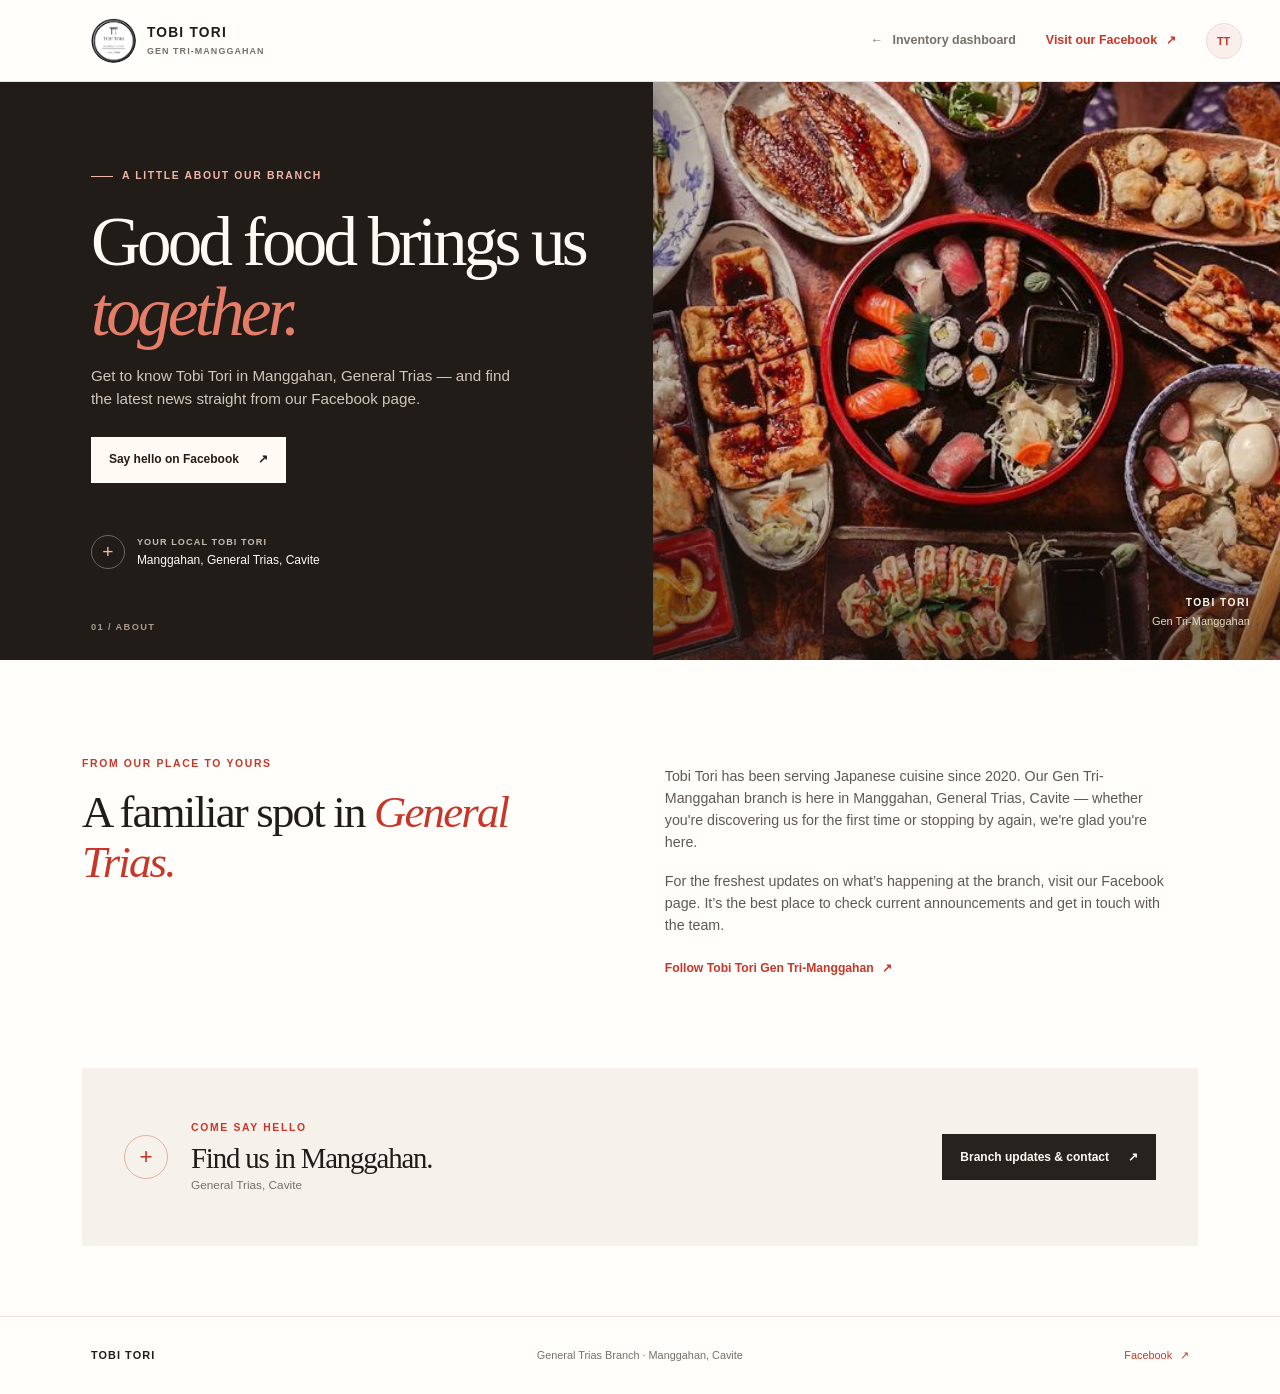
<file: index.html>
<!DOCTYPE html>
<html lang="en">
<head>
    <meta charset="UTF-8">
    <meta name="viewport" content="width=device-width, initial-scale=1.0">
    <meta name="description" content="Meet Tobi Tori General Trias Branch, located in Manggahan, Cavite. Find the latest updates on Facebook.">
    <title>About Us | Tobi Tori Gen Tri-Manggahan</title>
    <link rel="icon" type="image/jpeg" href="/assets/tobi_tori_icon.jpg">
    <link rel="stylesheet" href="index.css">
    <script src="/js/about.js" defer></script>
</head>
<body>
    <header class="site-header">
        <a class="brand" href="/index.html" aria-label="Tobi Tori dashboard">
            <img src="/assets/tobi_tori_logo.jpg" alt="">
            <span>TOBI TORI<small>GEN TRI-MANGGAHAN</small></span>
        </a>
        <nav class="header-nav" aria-label="Main navigation">
            <a class="back-link" href="/html/dashboard.html"><span aria-hidden="true">&larr;</span> Inventory dashboard</a>
            <a class="header-social" href="https://www.facebook.com/tobitorimanggahan/" target="_blank" rel="noopener noreferrer">Visit our Facebook <span aria-hidden="true">&nearr;</span></a>
            <div class="account-menu">
                <button class="profile-button" type="button" aria-label="Account" aria-expanded="false" aria-controls="account-menu-panel">TT</button>
                <div class="account-menu-panel" id="account-menu-panel" hidden>
                    <button class="theme-toggle" id="theme-toggle" type="button" role="switch" aria-checked="false" aria-label="Dark mode">
                        <span>Dark mode</span>
                        <span class="theme-toggle-track" aria-hidden="true"><span class="theme-toggle-thumb"></span></span>
                    </button>
                    <a href="/php/logout.php">Log out</a>
                </div>
            </div>
        </nav>
    </header>

    <main>
        <section class="hero" aria-labelledby="hero-title">
            <div class="hero-copy">
                <p class="eyebrow"><span></span> A LITTLE ABOUT OUR BRANCH</p>
                <h1 id="hero-title">Good food brings us <em>together.</em></h1>
                <p class="hero-intro">Get to know Tobi Tori in Manggahan, General Trias — and find the latest news straight from our Facebook page.</p>
                <a class="button button-light" href="https://www.facebook.com/tobitorimanggahan/" target="_blank" rel="noopener noreferrer">Say hello on Facebook <span aria-hidden="true">&nearr;</span></a>
                <div class="hero-address"><span class="pin" aria-hidden="true">+</span><span><strong>YOUR LOCAL TOBI TORI</strong><small>Manggahan, General Trias, Cavite</small></span></div>
            </div>
            <div class="hero-photo">
                <img src="assets/Background_JPFood.jpg" alt="A spread of Japanese-inspired dishes on a table">
                <span class="photo-note"><span>TOBI TORI</span><small>Gen Tri-Manggahan</small></span>
            </div>
            <span class="hero-index" aria-hidden="true">01 / ABOUT</span>
        </section>

        <section class="story" aria-labelledby="story-title">
            <div class="story-heading">
                <p class="eyebrow">FROM OUR PLACE TO YOURS</p>
                <h2 id="story-title">A familiar spot in <em>General Trias.</em></h2>
            </div>
            <div class="story-copy">
                <p>Tobi Tori has been serving Japanese cuisine since 2020. Our Gen Tri-Manggahan branch is here in Manggahan, General Trias, Cavite — whether you're discovering us for the first time or stopping by again, we're glad you're here.</p>
                <p>For the freshest updates on what’s happening at the branch, visit our Facebook page. It’s the best place to check current announcements and get in touch with the team.</p>
                <a class="text-link" href="https://www.facebook.com/tobitorimanggahan/" target="_blank" rel="noopener noreferrer">Follow Tobi Tori Gen Tri-Manggahan <span aria-hidden="true">&nearr;</span></a>
            </div>
        </section>

        <section class="visit-card" aria-labelledby="visit-title">
            <div class="visit-mark" aria-hidden="true">+</div>
            <div>
                <p class="eyebrow">COME SAY HELLO</p>
                <h2 id="visit-title">Find us in Manggahan.</h2>
                <p>General Trias, Cavite</p>
            </div>
            <a class="button button-dark" href="https://www.facebook.com/tobitorimanggahan/" target="_blank" rel="noopener noreferrer">Branch updates &amp; contact <span aria-hidden="true">&nearr;</span></a>
        </section>
    </main>

    <footer class="site-footer">
        <a class="footer-brand" href="index.html">TOBI TORI</a>
        <span>General Trias Branch · Manggahan, Cavite</span>
        <a href="https://www.facebook.com/tobitorimanggahan/" target="_blank" rel="noopener noreferrer">Facebook <span aria-hidden="true">&nearr;</span></a>
    </footer>
</body>
</html>
</file>
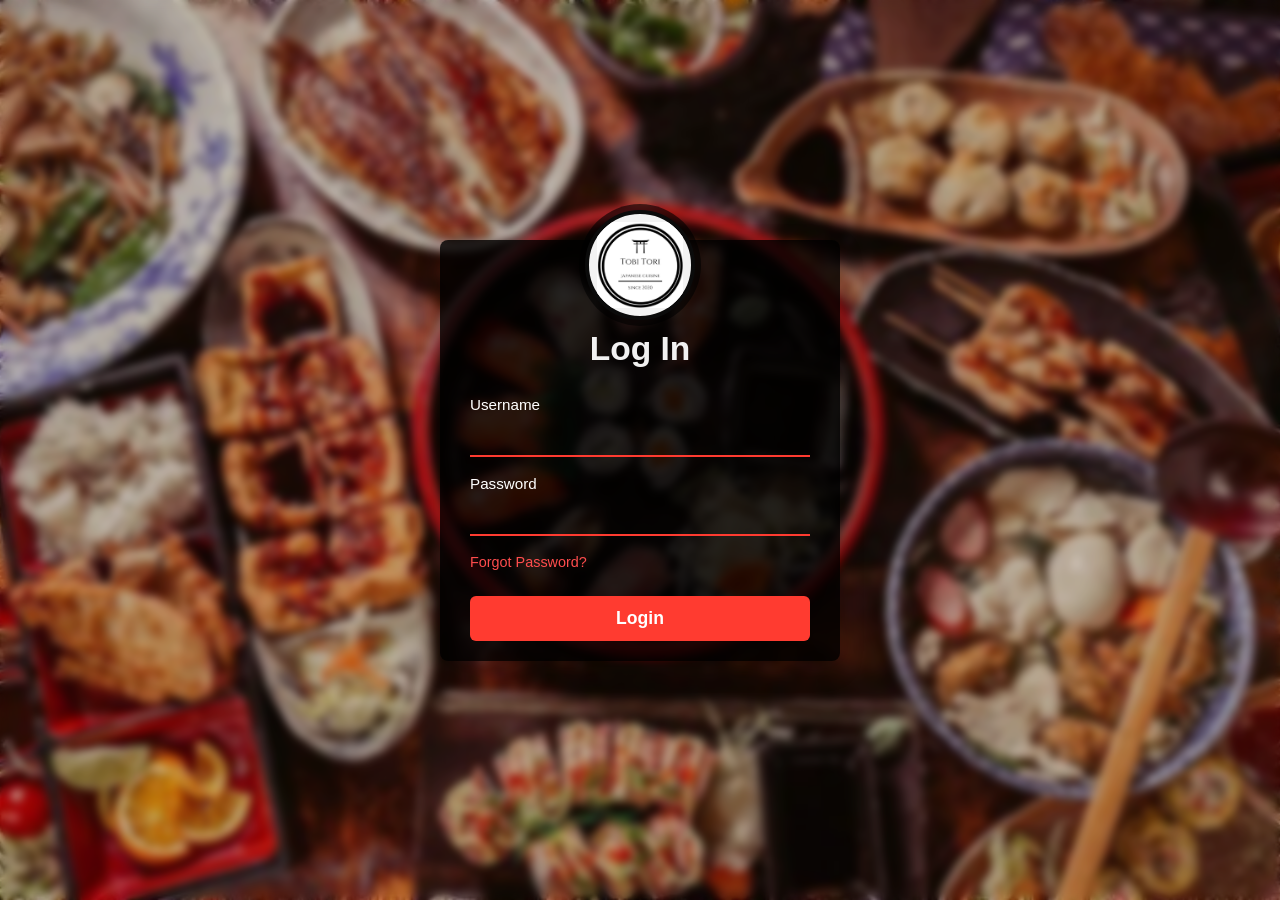
<file: login.html>
<!DOCTYPE html>
<html lang="en">
<head>
    <meta charset="UTF-8">
    <meta name="viewport" content="width=device-width, initial-scale=1.0">
    <link rel="stylesheet" href="login.css">
    <title>Login</title>
</head>
<body>
    <div class="login-container">
        <div class="avatar">
            <img src="assets/tobi_tori_logo.jpg" alt="Tobi Tori Logo">
        </div>
        <h1>Log In</h1>

        <form action="login.php" method="POST">
            <label for="username">Username</label>
            <input type="text" id="username" name="username" required>

            <label for="password">Password</label>
            <input type="password" id="password" name="password" required>

            <a href="password_reset.html" class="forgot-password">Forgot Password?</a>

            <button type="submit">Login</button>
        </form>
    </div>
</body>
</html>
</file>
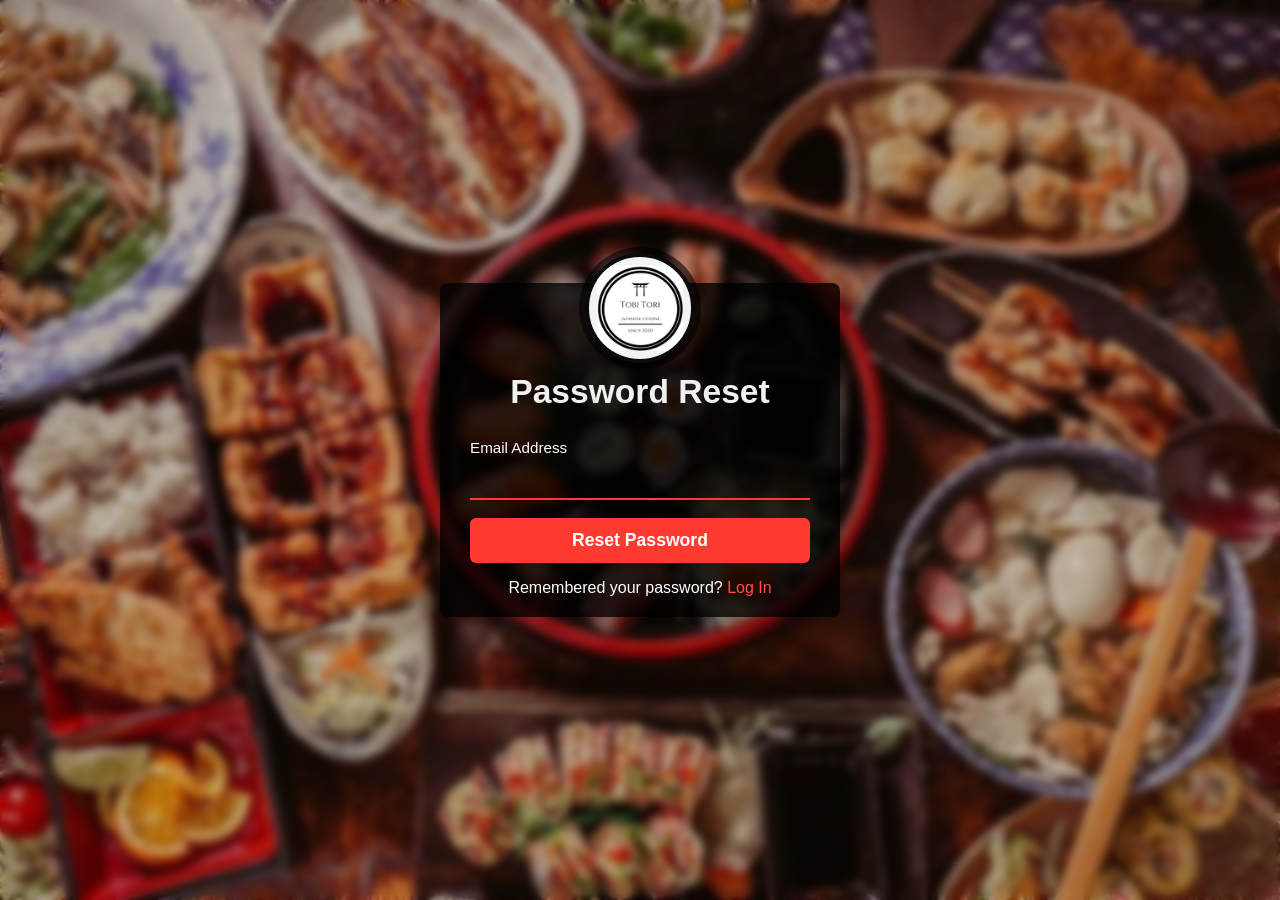
<file: password_reset.html>
<!DOCTYPE html>
<html lang="en">
<head>
    <meta charset="UTF-8">
    <meta name="viewport" content="width=device-width, initial-scale=1.0">
    <link rel="stylesheet" href="password_reset.css">
    <title>Password Reset</title>
</head>
<body>
    <div class="password-reset-container">
        <div class="avatar">
            <img src="assets/tobi_tori_logo.jpg" alt="Tobi Tori Logo">
        </div>
        <h1>Password Reset</h1>

        <form action="password_reset.php" method="POST">
            <label for="email">Email Address</label>
            <input type="email" id="email" name="email" required>

            <button type="submit">Reset Password</button>
        </form>
        <p id="login">Remembered your password? <a href="login.html">Log In</a></p>
    </div>
</html>
</file>
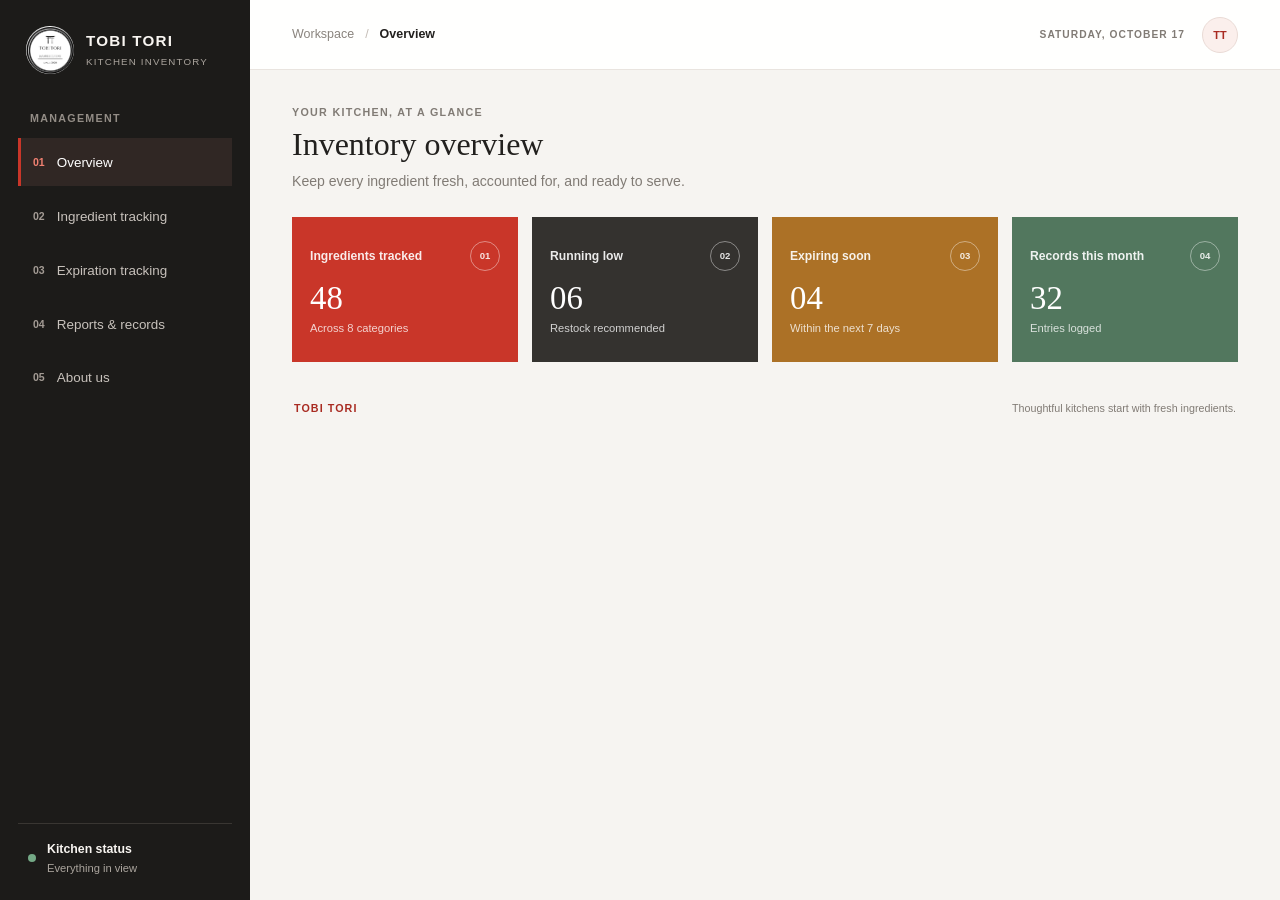
<file: html/dashboard.html>
<!DOCTYPE html>
<html lang="en">
<head>
    <meta charset="UTF-8">
    <meta name="viewport" content="width=device-width, initial-scale=1.0">
    <link rel="stylesheet" href="/css/dashboard.css">
    <script src="/js/dashboard.js" defer></script>
    <title>Tobi Tori | Kitchen Inventory</title>
    <link rel="icon" type="image/png" href="/assets/tobi_tori_icon.jpg">
</head>
<body>
    <div class="app-shell">
        <!-- Persistent navigation for the three inventory management areas. -->
        <aside class="sidebar" aria-label="Inventory navigation">
            <a class="brand" id="brand-home" href="#panel-overview" aria-label="Tobi Tori home">
                <img src="/assets/tobi_tori_logo.jpg" alt="Tobi Tori">
                <span class="brand-copy"><strong>TOBI TORI</strong><small>KITCHEN INVENTORY</small></span>
            </a>
            <p class="nav-caption">MANAGEMENT</p>
            <!-- Tab controls switch the main workspace between inventory views. -->
            <nav aria-label="Inventory sections">
                <ul class="nav-links">
                    <li><button class="active" id="tab-overview" data-label="Overview" type="button" role="tab" aria-selected="true" aria-controls="panel-overview" tabindex="0"><span class="nav-mark">01</span>Overview</button></li>
                    <li><button id="tab-ingredients" data-label="Ingredient tracking" type="button" role="tab" aria-selected="false" aria-controls="panel-ingredients" tabindex="-1"><span class="nav-mark">02</span>Ingredient tracking</button></li>
                    <li><button id="tab-expiration" data-label="Expiration tracking" type="button" role="tab" aria-selected="false" aria-controls="panel-expiration" tabindex="-1"><span class="nav-mark">03</span>Expiration tracking</button></li>
                    <li><button id="tab-records" data-label="Reports &amp; records" type="button" role="tab" aria-selected="false" aria-controls="panel-records" tabindex="-1"><span class="nav-mark">04</span>Reports &amp; records</button></li>
                    <li><a class="nav-page-link" href="/index.html"><span class="nav-mark">05</span>About us</a></li>
                </ul>
            </nav>
            <div class="sidebar-note">
                <span class="status-dot"></span>
                <span><strong>Kitchen status</strong><small>Everything in view</small></span>
            </div>
        </aside>

        <!-- Main workspace holds the utility bar and all dashboard content. -->
        <div class="workspace" id="top">
            <!-- Workspace context and account shortcut. -->
            <header class="topbar">
                <div class="breadcrumb"><span>Workspace</span><span class="crumb-divider">/</span><strong id="current-view-label">Overview</strong></div>
                <div class="topbar-right">
                    <span class="today-label">SATURDAY, OCTOBER 17</span>
                    <div class="account-menu">
                        <button class="profile-button" type="button" aria-label="Account" aria-expanded="false" aria-controls="account-menu-panel">TT</button>
                        <div class="account-menu-panel" id="account-menu-panel" hidden>
                            <button class="theme-toggle" id="theme-toggle" type="button" role="switch" aria-checked="false" aria-label="Dark mode">
                                <span class="theme-toggle-label">Dark mode</span>
                                <span class="theme-toggle-track" aria-hidden="true"><span class="theme-toggle-thumb"></span></span>
                            </button>
                            <a href="/php/logout.php">Log out</a>
                        </div>
                    </div>
                </div>
            </header>

            <main class="main-content">
                <!-- Each tab panel is shown independently by the tab controls. -->
                <section class="tab-panel overview-panel" id="panel-overview" role="tabpanel" aria-labelledby="tab-overview" tabindex="0">
                    <!-- Page title and high-level counts summarize kitchen activity. -->
                    <div class="page-heading">
                        <div>
                            <p class="eyebrow">YOUR KITCHEN, AT A GLANCE</p>
                            <h1>Inventory overview</h1>
                            <p class="intro">Keep every ingredient fresh, accounted for, and ready to serve.</p>
                        </div>
                    </div>
                    <section class="metric-grid" aria-label="Inventory summary">
                        <button class="metric-card metric-red" type="button" data-tab-target="tab-ingredients">
                            <div class="metric-top"><span>Ingredients tracked</span><span class="metric-icon">01</span></div>
                            <strong>48</strong>
                            <small>Across 8 categories</small>
                        </button>
                        <button class="metric-card metric-dark" type="button" data-tab-target="tab-ingredients">
                            <div class="metric-top"><span>Running low</span><span class="metric-icon">02</span></div>
                            <strong>06</strong>
                            <small>Restock recommended</small>
                        </button>
                        <button class="metric-card metric-amber" type="button" data-tab-target="tab-expiration">
                            <div class="metric-top"><span>Expiring soon</span><span class="metric-icon">03</span></div>
                            <strong>04</strong>
                            <small>Within the next 7 days</small>
                        </button>
                        <button class="metric-card metric-green" type="button" data-tab-target="tab-records">
                            <div class="metric-top"><span>Records this month</span><span class="metric-icon">04</span></div>
                            <strong>32</strong>
                            <small>Entries logged</small>
                        </button>
                    </section>
                </section>

                <!-- Stock availability, reorder points, and overstock thresholds. -->
                <section class="tab-panel" id="panel-ingredients" role="tabpanel" aria-labelledby="tab-ingredients" tabindex="0" hidden>
                    <article class="panel ingredient-panel">
                        <div class="panel-heading">
                            <div><p class="eyebrow">STOCK CONTROL</p><h1>Ingredient tracking</h1></div>
                            <span class="count-pill">48 ingredients tracked</span>
                        </div>
                        <div class="stock-alert" role="status">
                            <span class="stock-alert-mark" aria-hidden="true">!</span>
                            <p><strong>Stock attention needed</strong><span>6 ingredients are below their reorder point and 3 are above their target stock.</span></p>
                        </div>
                        <div class="table-caption"><h2>Stock availability</h2><p>Compare on-hand quantities with each ingredient's reorder point and target stock.</p></div>
                        <div class="table-wrap">
                            <table>
                                <thead><tr><th>Ingredient</th><th>Category</th><th>On hand</th><th>Reorder point</th><th>Target stock</th><th>Availability</th></tr></thead>
                                <tbody>
                                    <tr><td><span class="ingredient-name">Chicken thighs</span></td><td>Protein</td><td>8.2 kg</td><td>4 kg</td><td>12 kg</td><td><span class="badge badge-good">Available</span></td></tr>
                                    <tr><td><span class="ingredient-name">Jasmine rice</span></td><td>Pantry</td><td>2.4 kg</td><td>3 kg</td><td>12 kg</td><td><span class="badge badge-low">Low stock</span></td></tr>
                                    <tr><td><span class="ingredient-name">Soy sauce</span></td><td>Condiments</td><td>5 bottles</td><td>2 bottles</td><td>8 bottles</td><td><span class="badge badge-good">Available</span></td></tr>
                                    <tr><td><span class="ingredient-name">Spring onions</span></td><td>Produce</td><td>0.6 kg</td><td>1.5 kg</td><td>4 kg</td><td><span class="badge badge-low">Low stock</span></td></tr>
                                    <tr><td><span class="ingredient-name">Sesame oil</span></td><td>Condiments</td><td>14 bottles</td><td>2 bottles</td><td>10 bottles</td><td><span class="badge badge-overstock">Overstock</span></td></tr>
                                    <tr><td><span class="ingredient-name">Garlic</span></td><td>Produce</td><td>9 kg</td><td>2 kg</td><td>6 kg</td><td><span class="badge badge-overstock">Overstock</span></td></tr>
                                </tbody>
                            </table>
                        </div>
                    </article>
                </section>

                <!-- Near-expiry alerts and the upcoming expiration schedule. -->
                <section class="tab-panel" id="panel-expiration" role="tabpanel" aria-labelledby="tab-expiration" tabindex="0" hidden>
                    <article class="panel expiration-panel">
                        <div class="panel-heading">
                            <div><p class="eyebrow">FRESHNESS CHECK</p><h1>Expiration tracking</h1></div>
                            <span class="count-pill">4 items expiring in 7 days</span>
                        </div>
                        <div class="expiry-alert" role="status">
                            <span class="expiry-alert-mark" aria-hidden="true">!</span>
                            <p><strong>2 items need attention within 48 hours</strong><span>Check freshness and prioritize these ingredients during prep.</span></p>
                        </div>
                        <div class="table-caption"><h2>Upcoming expirations</h2><p>Items are ordered by expiry date so the most urgent stock is easy to spot.</p></div>
                        <ul class="expiration-list">
                            <li><span class="expiry-date urgent">Today · Oct 17</span><span class="expiry-item"><strong>Fresh tofu</strong><small>Refrigerated · 1.2 kg · Check before use</small></span><span class="expiry-dot urgent-dot" aria-label="Urgent"></span></li>
                            <li><span class="expiry-date urgent">Tomorrow · Oct 18</span><span class="expiry-item"><strong>Bean sprouts</strong><small>Produce · 0.8 kg · Check before use</small></span><span class="expiry-dot urgent-dot" aria-label="Urgent"></span></li>
                            <li><span class="expiry-date">Oct 20 · 3 days</span><span class="expiry-item"><strong>Chicken stock</strong><small>Refrigerated · 2 cartons</small></span><span class="expiry-dot" aria-label="Expiring soon"></span></li>
                            <li><span class="expiry-date">Oct 23 · 6 days</span><span class="expiry-item"><strong>Kimchi</strong><small>Refrigerated · 1 jar</small></span><span class="expiry-dot" aria-label="Expiring soon"></span></li>
                        </ul>
                    </article>
                </section>

                <!-- Inventory summary and dated stock movements for reporting. -->
                <section class="tab-panel" id="panel-records" role="tabpanel" aria-labelledby="tab-records" tabindex="0" hidden>
                    <article class="panel inventory-report-panel">
                        <div class="panel-heading">
                            <div><p class="eyebrow">INVENTORY SNAPSHOT</p><h1>Reports &amp; records</h1></div>
                            <span class="count-pill">Updated today</span>
                        </div>
                        <div class="report-metrics" aria-label="Inventory report summary">
                            <div class="report-metric"><span>Ingredients tracked</span><strong>48</strong><small>Across 8 categories</small></div>
                            <div class="report-metric report-metric-low"><span>Below reorder point</span><strong>06</strong><small>Restock recommended</small></div>
                            <div class="report-metric report-metric-over"><span>Above target stock</span><strong>03</strong><small>Review purchasing levels</small></div>
                            <div class="report-metric"><span>Available in range</span><strong>39</strong><small>Within stock targets</small></div>
                        </div>
                        <div class="table-caption"><h2>Inventory report by category</h2><p>Stock distribution against reorder points and target levels.</p></div>
                        <div class="table-wrap">
                            <table>
                                <thead><tr><th>Category</th><th>Tracked</th><th>Available</th><th>Low stock</th><th>Overstock</th></tr></thead>
                                <tbody>
                                    <tr><td><span class="ingredient-name">Protein</span></td><td>12</td><td>9</td><td>2</td><td>1</td></tr>
                                    <tr><td><span class="ingredient-name">Produce</span></td><td>10</td><td>7</td><td>2</td><td>1</td></tr>
                                    <tr><td><span class="ingredient-name">Pantry</span></td><td>18</td><td>16</td><td>1</td><td>1</td></tr>
                                    <tr><td><span class="ingredient-name">Condiments</span></td><td>8</td><td>7</td><td>1</td><td>0</td></tr>
                                    <tr class="report-total"><td>Total</td><td>48</td><td>39</td><td>6</td><td>3</td></tr>
                                </tbody>
                            </table>
                        </div>
                    </article>
                    <article class="panel usage-history-panel">
                        <div class="panel-heading">
                            <div><p class="eyebrow">LATEST ACTIVITY</p><h2>Usage history</h2></div>
                            <span class="count-pill">32 records this month</span>
                        </div>
                        <div class="table-wrap">
                            <table>
                                <thead><tr><th>Activity</th><th>Ingredient</th><th>Quantity change</th><th>Recorded by</th><th>Date &amp; time</th></tr></thead>
                                <tbody>
                                    <tr><td><span class="record-type record-in">Stock received</span></td><td>Chicken thighs</td><td>+ 4.0 kg</td><td>Kitchen team</td><td>Today, 9:42 AM</td></tr>
                                    <tr><td><span class="record-type record-out">Used in prep</span></td><td>Jasmine rice</td><td>- 1.5 kg</td><td>Kitchen team</td><td>Today, 8:15 AM</td></tr>
                                    <tr><td><span class="record-type record-out">Used in prep</span></td><td>Spring onions</td><td>- 0.3 kg</td><td>Kitchen team</td><td>Today, 7:50 AM</td></tr>
                                    <tr><td><span class="record-type record-check">Stock check</span></td><td>Fresh tofu</td><td>Expiry verified</td><td>Kitchen team</td><td>Yesterday, 4:30 PM</td></tr>
                                </tbody>
                            </table>
                        </div>
                    </article>
                </section>
                <!-- Small brand footer closes the dashboard workspace. -->
                <footer class="page-footer"><span>TOBI TORI</span><span>Thoughtful kitchens start with fresh ingredients.</span></footer>
            </main>
        </div>
    </div>
</body>
</html>
</file>
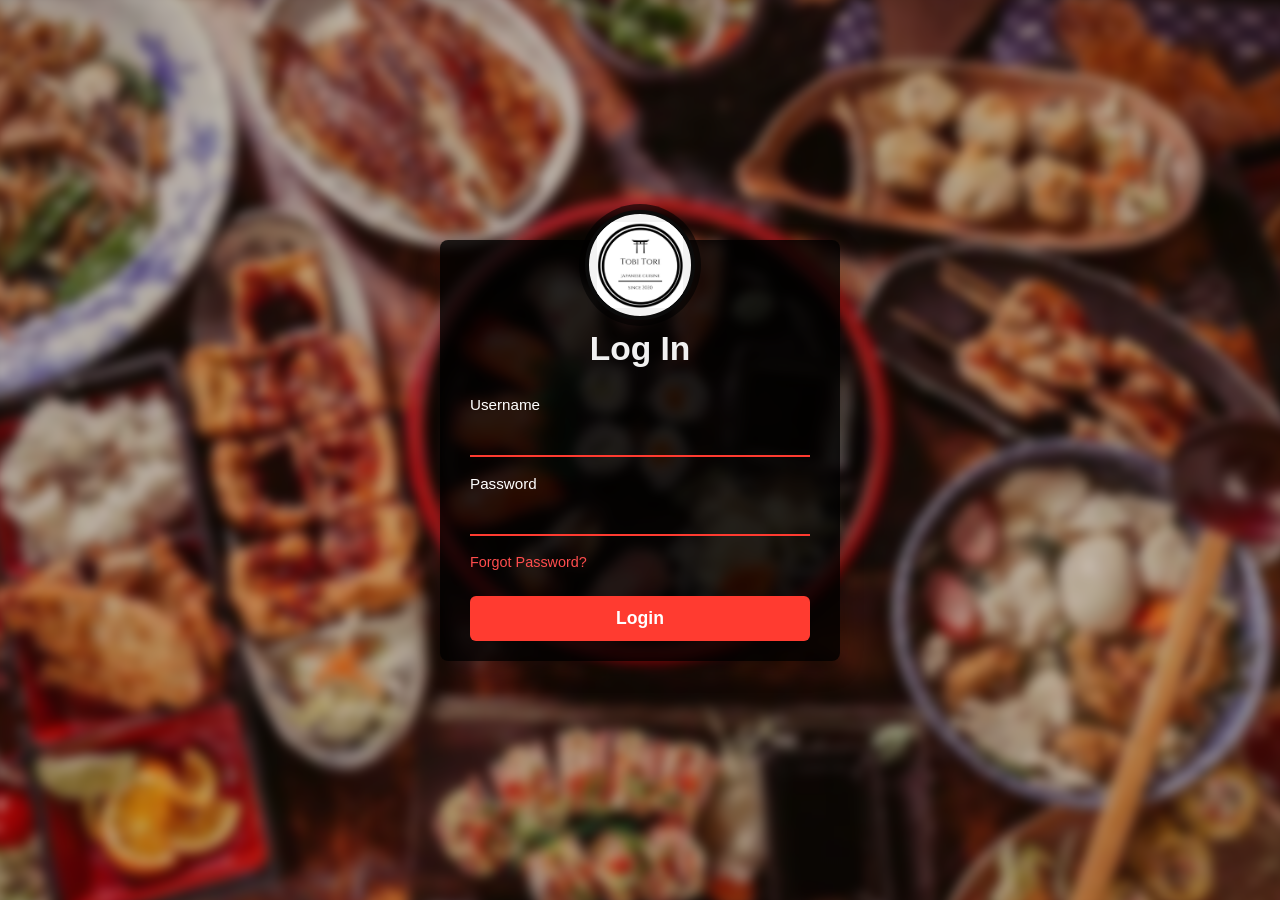
<file: html/login.html>
<!DOCTYPE html>
<html lang="en">
<head>
    <meta charset="UTF-8">
    <meta name="viewport" content="width=device-width, initial-scale=1.0">
    <link rel="stylesheet" href="/css/login.css">
    <title>Tobi Tori | Kitchen Inventory</title>
    <link rel="icon" type="image/png" href="/assets/tobi_tori_icon.jpg">
</head>
<body>
    <div class="login-container">
        <div class="avatar">
            <img src="/assets/tobi_tori_logo.jpg" alt="Tobi Tori Logo">
        </div>
        <h1>Log In</h1>

        <p id="login-error" class="login-error" role="alert" hidden></p>
        <form action="/php/login.php" method="POST">
            <label for="username">Username</label>
            <input type="text" id="username" name="username" required>

            <label for="password">Password</label>
            <input type="password" id="password" name="password" required>

            <a href="/html/password_reset.html" class="forgot-password">Forgot Password?</a>

            <button type="submit">Login</button>
        </form>
    </div>
    <script src="/js/login.js" defer></script>
</body>
</html>
</file>
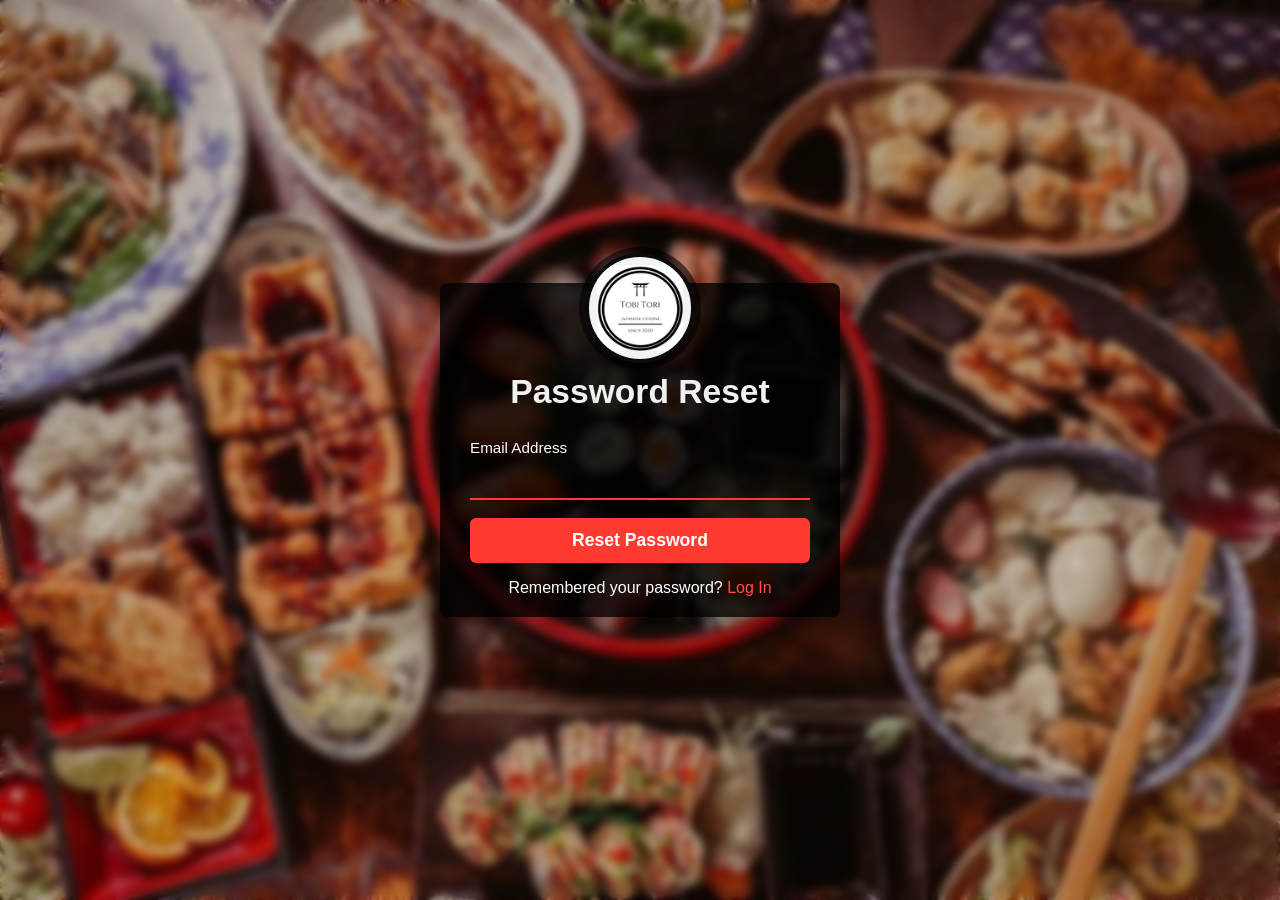
<file: html/password_reset.html>
<!DOCTYPE html>
<html lang="en">
<head>
    <meta charset="UTF-8">
    <meta name="viewport" content="width=device-width, initial-scale=1.0">
    <link rel="stylesheet" href="/css/password_reset.css">
    <title>Tobi Tori | Kitchen Inventory</title>
    <link rel="icon" type="image/png" href="/assets/tobi_tori_icon.jpg">
</head>
<body>
    <div class="password-reset-container">
        <div class="avatar">
            <img src="/assets/tobi_tori_logo.jpg" alt="Tobi Tori Logo">
        </div>
        <h1>Password Reset</h1>

        <form action="password_reset.php" method="POST">
            <label for="email">Email Address</label>
            <input type="email" id="email" name="email" required>

            <button type="submit">Reset Password</button>
        </form>
        <p id="login">Remembered your password? <a href="login.html">Log In</a></p>
    </div>
</html>
</file>
<file: index.css>
:root {
    color-scheme: light;
    --ink: #201c19;
    --muted: #77706a;
    --tomato: #c93629;
    --paper: #fffefa;
    --canvas: #f6f2eb;
    --line: #e9e1d7;
    --story-copy: #5f5852;
    --menu-shadow: rgba(34, 32, 30, 0.14);
}

* {
    box-sizing: border-box;
}

html {
    min-width: 320px;
    scroll-behavior: smooth;
}

body {
    margin: 0;
    color: var(--ink);
    background: var(--paper);
    font-family: "Trebuchet MS", Arial, sans-serif;
    line-height: 1.55;
}

a {
    color: inherit;
}

a:focus-visible {
    outline: 3px solid #ed897d;
    outline-offset: 4px;
}

.site-header,
.header-nav,
.brand,
.site-footer {
    display: flex;
    align-items: center;
}

.site-header {
    min-height: 82px;
    justify-content: space-between;
    padding: 0 clamp(22px, 7.1vw, 108px) 0 clamp(22px, 7.1vw, 108px);
    padding-right: clamp(22px, 3vw, 46px);
    border-bottom: 1px solid var(--line);
    background: var(--paper);
}

.brand {
    gap: 11px;
    text-decoration: none;
}

.brand img {
    width: 45px;
    height: 45px;
    border-radius: 50%;
    object-fit: cover;
}

.brand > span {
    display: grid;
    gap: 1px;
    font-size: 0.86rem;
    font-weight: 800;
    letter-spacing: 0.09em;
}

.brand small {
    color: var(--muted);
    font-size: 0.56rem;
    letter-spacing: 0.12em;
}

.header-nav {
    position: relative;
    gap: 30px;
    font-size: 0.78rem;
    font-weight: 700;
}

.header-nav a,
.site-footer a {
    text-decoration: none;
}

.back-link {
    color: var(--muted);
}

.back-link span {
    margin-right: 6px;
}

.header-social,
.text-link,
.site-footer a:last-child {
    color: var(--tomato);
}

.header-social span,
.text-link span,
.site-footer a:last-child span {
    margin-left: 5px;
}

.account-menu {
    position: relative;
}

.profile-button {
    width: 36px;
    height: 36px;
    border: 1px solid #eadbd6;
    border-radius: 50%;
    color: var(--tomato);
    background: #fbefec;
    font-size: 0.68rem;
    font-weight: 700;
    cursor: pointer;
}

.profile-button:focus-visible,
.theme-toggle:focus-visible,
.account-menu-panel a:focus-visible {
    outline: 2px solid var(--tomato);
    outline-offset: 3px;
}

.account-menu-panel {
    position: absolute;
    top: calc(100% + 9px);
    right: 0;
    z-index: 5;
    min-width: 180px;
    padding: 5px;
    border: 1px solid var(--line);
    background: var(--paper);
    box-shadow: 0 8px 22px var(--menu-shadow);
}

.theme-toggle {
    display: flex;
    width: 100%;
    min-height: 38px;
    align-items: center;
    justify-content: space-between;
    gap: 12px;
    padding: 8px 10px;
    border: 0;
    color: var(--ink);
    background: transparent;
    font: inherit;
    font-size: 0.76rem;
    text-align: left;
    cursor: pointer;
}

.theme-toggle-track {
    display: flex;
    width: 32px;
    height: 18px;
    flex: 0 0 32px;
    align-items: center;
    padding: 2px;
    border-radius: 20px;
    background: #aaa39b;
    transition: background-color 160ms ease;
}

.theme-toggle-thumb {
    width: 14px;
    height: 14px;
    border-radius: 50%;
    background: #ffffff;
    transition: transform 160ms ease;
}

.theme-toggle[aria-checked="true"] .theme-toggle-track {
    background: var(--tomato);
}

.theme-toggle[aria-checked="true"] .theme-toggle-thumb {
    transform: translateX(14px);
}

.account-menu-panel > a {
    display: block;
    padding: 9px 10px;
    color: var(--ink);
    font-size: 0.76rem;
    font-weight: 400;
    text-decoration: none;
}

.account-menu-panel > a:hover,
.account-menu-panel > a:focus-visible,
.theme-toggle:hover {
    color: var(--tomato);
    background: var(--canvas);
}

[hidden] {
    display: none !important;
}

.hero {
    position: relative;
    display: grid;
    min-height: 570px;
    grid-template-columns: 1.02fr 0.98fr;
    align-items: stretch;
    overflow: hidden;
    color: #fffaf3;
    background: #211c18;
}

.hero-copy {
    z-index: 1;
    display: flex;
    flex-direction: column;
    align-items: flex-start;
    justify-content: center;
    padding: 78px 5vw 82px max(7.1vw, 30px);
}

.eyebrow {
    margin: 0;
    color: var(--tomato);
    font-size: 0.65rem;
    font-weight: 800;
    letter-spacing: 0.16em;
}

.hero .eyebrow {
    display: flex;
    align-items: center;
    gap: 9px;
    color: #f0b6a8;
}

.hero .eyebrow span {
    width: 22px;
    height: 1px;
    background: #f0b6a8;
}

h1,
h2 {
    font-family: Georgia, "Times New Roman", serif;
    font-weight: 400;
}

.hero h1 {
    max-width: 530px;
    margin: 22px 0 16px;
    font-size: clamp(3.1rem, 5.4vw, 5.3rem);
    letter-spacing: -0.055em;
    line-height: 1.02;
}

.hero h1 em,
.story h2 em {
    color: #e67d69;
    font-weight: 400;
}

.hero-intro {
    max-width: 420px;
    margin: 0 0 26px;
    color: #d1c6bb;
    font-size: 0.95rem;
}

.button {
    display: inline-flex;
    min-height: 46px;
    align-items: center;
    justify-content: center;
    gap: 19px;
    padding: 0 18px;
    font-size: 0.75rem;
    font-weight: 700;
    text-decoration: none;
    transition: transform 150ms ease, background-color 150ms ease;
}

.button:hover {
    transform: translateY(-2px);
}

.button-light {
    color: #251c18;
    background: #fffaf3;
}

.button-light:hover {
    background: #f1dfd2;
}

.hero-address {
    display: flex;
    align-items: center;
    gap: 12px;
    margin-top: 52px;
}

.pin {
    display: grid;
    width: 34px;
    height: 34px;
    place-items: center;
    border: 1px solid #72665c;
    border-radius: 50%;
    color: #f0b6a8;
    font-size: 1.2rem;
}

.hero-address > span:last-child {
    display: grid;
    gap: 2px;
}

.hero-address strong {
    color: #c7b9ad;
    font-size: 0.57rem;
    letter-spacing: 0.12em;
}

.hero-address small {
    color: #fffaf3;
    font-size: 0.75rem;
}

.hero-photo {
    position: relative;
    min-height: 570px;
    overflow: hidden;
}

.hero-photo::after {
    position: absolute;
    inset: 0;
    background: linear-gradient(90deg, rgba(33, 28, 24, 0.25), transparent 32%), linear-gradient(0deg, rgba(22, 18, 15, 0.48), transparent 35%);
    content: "";
}

.hero-photo img {
    width: 100%;
    height: 100%;
    min-height: 570px;
    object-fit: cover;
    object-position: center;
}

.photo-note {
    position: absolute;
    z-index: 1;
    right: 30px;
    bottom: 30px;
    display: grid;
    gap: 2px;
    text-align: right;
}

.photo-note span {
    font-size: 0.64rem;
    font-weight: 800;
    letter-spacing: 0.14em;
}

.photo-note small {
    color: #e5d7c9;
    font-size: 0.69rem;
}

.hero-index {
    position: absolute;
    bottom: 25px;
    left: max(7.1vw, 30px);
    color: #a89b8e;
    font-size: 0.58rem;
    font-weight: 700;
    letter-spacing: 0.15em;
}

.story {
    display: grid;
    max-width: 1200px;
    grid-template-columns: 0.95fr 1.05fr;
    gap: 9%;
    margin: 0 auto;
    padding: 96px 42px 90px;
}

.story h2,
.visit-card h2 {
    max-width: 440px;
    margin: 15px 0 0;
    font-size: clamp(2.1rem, 3.5vw, 3.3rem);
    letter-spacing: -0.04em;
    line-height: 1.12;
}

.story h2 em {
    color: var(--tomato);
}

.story-copy {
    max-width: 500px;
    padding-top: 9px;
    color: var(--story-copy);
    font-size: 0.89rem;
}

.story-copy p {
    margin: 0 0 17px;
}

.text-link {
    display: inline-block;
    margin-top: 6px;
    font-size: 0.76rem;
    font-weight: 800;
    text-decoration: none;
}

.text-link:hover,
.site-footer a:hover {
    text-decoration: underline;
    text-underline-offset: 4px;
}

.visit-card {
    display: flex;
    max-width: 1116px;
    min-height: 178px;
    align-items: center;
    gap: 23px;
    margin: 0 auto 70px;
    padding: 30px 42px;
    background: var(--canvas);
}

.visit-mark {
    display: grid;
    width: 44px;
    height: 44px;
    flex: 0 0 44px;
    place-items: center;
    border: 1px solid #dfb1a5;
    border-radius: 50%;
    color: var(--tomato);
    font-size: 1.4rem;
}

.visit-card h2 {
    margin: 6px 0 2px;
    font-size: 1.8rem;
}

.visit-card > div:nth-child(2) > p:last-child {
    margin: 0;
    color: var(--muted);
    font-size: 0.74rem;
}

.button-dark {
    margin-left: auto;
    color: #fffaf3;
    background: #28221e;
}

.button-dark:hover {
    background: var(--tomato);
}

.site-footer {
    min-height: 78px;
    justify-content: space-between;
    gap: 16px;
    padding: 15px clamp(22px, 7.1vw, 108px);
    border-top: 1px solid var(--line);
    color: var(--muted);
    font-size: 0.68rem;
}

.site-footer .footer-brand {
    color: var(--ink);
    font-weight: 800;
    letter-spacing: 0.1em;
}

@media (max-width: 760px) {
    .site-header {
        min-height: 72px;
        padding: 0 20px;
    }

    .brand img {
        width: 40px;
        height: 40px;
    }

    .header-nav {
        gap: 16px;
        font-size: 0.69rem;
    }

    .hero {
        min-height: auto;
        grid-template-columns: 1fr;
    }

    .hero-copy {
        min-height: 460px;
        padding: 68px 30px 76px;
    }

    .hero h1 {
        max-width: 490px;
        font-size: clamp(3rem, 11vw, 4.5rem);
    }

    .hero-photo {
        min-height: 340px;
    }

    .hero-photo img {
        min-height: 340px;
        max-height: 460px;
    }

    .hero-index {
        bottom: 358px;
        left: 30px;
    }

    .story {
        grid-template-columns: 1fr;
        gap: 25px;
        padding: 68px 30px;
    }

    .story-copy {
        padding: 0;
    }

    .visit-card {
        flex-wrap: wrap;
        margin: 0 20px 48px;
        padding: 26px;
    }

    .button-dark {
        margin-left: 67px;
    }
}

@media (max-width: 480px) {
    .site-header {
        padding: 0 15px;
    }

    .brand {
        gap: 7px;
    }

    .brand img {
        width: 35px;
        height: 35px;
    }

    .brand > span {
        font-size: 0.72rem;
    }

    .brand small {
        font-size: 0.48rem;
    }

    .header-nav {
        gap: 10px;
    }

    .back-link {
        display: none;
    }

    .header-social {
        font-size: 0;
        white-space: nowrap;
    }

    .header-social span {
        font-size: 0.95rem;
    }

    .hero-copy {
        min-height: 430px;
        padding-right: 22px;
        padding-left: 22px;
    }

    .hero-intro {
        font-size: 0.86rem;
    }

    .hero-address {
        margin-top: 36px;
    }

    .hero-index {
        left: 22px;
    }

    .story {
        padding: 57px 22px;
    }

    .visit-card {
        gap: 15px;
        margin-right: 14px;
        margin-left: 14px;
        padding: 22px 18px;
    }

    .visit-card h2 {
        font-size: 1.5rem;
    }

    .visit-mark {
        width: 38px;
        height: 38px;
        flex-basis: 38px;
    }

    .button-dark {
        margin-left: 53px;
    }

    .site-footer {
        flex-wrap: wrap;
        padding: 18px 20px;
        font-size: 0.62rem;
    }
}

@media (prefers-reduced-motion: reduce) {
    *,
    *::before,
    *::after {
        scroll-behavior: auto !important;
        transition-duration: 0.01ms !important;
    }
}

body[data-theme="dark"] {
    color-scheme: dark;
    --ink: #f1ede7;
    --muted: #aaa39b;
    --tomato: #df5145;
    --paper: #292724;
    --canvas: #201f1d;
    --line: #45413c;
    --story-copy: #c4bdb5;
    --menu-shadow: rgba(0, 0, 0, 0.35);
}

body[data-theme="dark"] .profile-button {
    border-color: #68403a;
    background: #442a27;
}

body[data-theme="dark"] .visit-mark {
    border-color: #68403a;
}
</file>
<file: login.css>
* {
    box-sizing: border-box;
}

body {
    margin: 0;
    min-height: 100vh;
    display: flex;
    justify-content: center;
    align-items: center;
    font-family: Arial, sans-serif;
    color: white;
    background: url('assets/Background_JPFood.jpg') center/cover no-repeat fixed;
}

body::before {
    content: "";
    position: fixed;
    inset: 0;
    background: rgba(0, 0, 0, 0.18);
    backdrop-filter: blur(4px);
    -webkit-backdrop-filter: blur(4px);
}

.login-container {
    position: relative;
    z-index: 1;
    width: 400px;
    background-color: rgba(0, 0, 0, 0.8);
    border-radius: 8px;
    padding: 30px 30px 20px;
    box-shadow: 0 8px 25px rgba(0, 0, 0, 0.2);
    text-align: center;
}

.avatar {
    width: 110px;
    height: 110px;
    margin: -60px auto 10px;
    border-radius: 50%;
    overflow: hidden;
    border: 4px solid #0b0b0b;
    box-shadow: 0 0 0 6px rgba(0, 0, 0, 0.6);
    background-color: #f3f3f3;
    display: flex;
    align-items: center;
    justify-content: center;
    padding: 8px;
}

.avatar img {
    width: 100%;
    height: 100%;
    object-fit: contain;
    display: block;
    background: #f3f3f3;
}

h1 {
    margin: 10px 0 20px;
    font-size: 2.1rem;
    font-weight: 600;
    color: #f1f1f1;
}

form {
    display: flex;
    flex-direction: column;
    text-align: left;
}

form a {
    width: fit-content;
}

form a:hover {
    color: #ff0000;
    text-decoration: underline;
}

label {
    font-size: 0.95rem;
    color: #ffffff;
    margin-bottom: 8px;
    margin-top: 8px;
}

input {
    width: 100%;
    border: none;
    border-bottom: 2px solid #ff3b30;
    background: transparent;
    color: white;
    padding: 8px 0;
    margin-bottom: 10px;
    font-size: 1rem;
    outline: none;
}

input::placeholder {
    color: rgba(255, 255, 255, 0.5);
}

.forgot-password {
    display: inline-block;
    margin: 8px 0 18px;
    color: #ff4d4d;
    text-decoration: none;
    font-size: 0.9rem;
}

button {
    width: 100%;
    background-color: #ff3b30;
    color: white;
    border: none;
    border-radius: 6px;
    padding: 12px 0;
    font-size: 1.1rem;
    font-weight: 600;
    cursor: pointer;
    margin-top: 8px;
}

button:hover {
    background-color: #ff0000;
}
</file>
<file: css/dashboard.css>
/* Shared palette tokens keep the dashboard colors consistent. */
:root {
    color-scheme: light;
    --ink: #22201e;
    --muted: #817b75;
    --line: #e9e4df;
    --paper: #ffffff;
    --canvas: #f6f4f1;
    --tomato: #c93629;
    --tomato-dark: #a92b22;
    --green: #47745c;
    --amber: #ae701f;
    --sidebar: #1c1b19;
    --topbar-bg: rgba(255, 255, 255, 0.96);
    --panel-border: #e9e4df;
    --panel-rule: #eeeae6;
    --table-rule: #f0edea;
    --body-copy: #625d58;
    --table-copy: #827b75;
    --date-copy: #716b65;
    --accent-wash: #fbefec;
    --accent-border: #eadbd6;
    --report-bg: #fffaf8;
    --report-border: #e7c9c3;
    --success-bg: #edf5ef;
    --success-text: #3d6b4e;
    --warning-bg: #fbf1df;
    --warning-text: #9c621b;
    --notice-bg: #f2eff7;
    --notice-text: #6c5c8b;
}

/* Global sizing and page defaults. */
* {
    box-sizing: border-box;
}

html {
    scroll-behavior: smooth;
}

body {
    margin: 0;
    min-width: 320px;
    min-height: 100vh;
    color: var(--ink);
    background: var(--canvas);
    font-family: "Trebuchet MS", Arial, sans-serif;
    line-height: 1.5;
}

a {
    color: inherit;
}

.app-shell {
    min-height: 100vh;
}

/* Fixed desktop rail with links to the inventory sections. */
.sidebar {
    position: fixed;
    inset: 0 auto 0 0;
    z-index: 2;
    display: flex;
    width: 250px;
    flex-direction: column;
    padding: 26px 18px 20px;
    color: #f8f5f1;
    background: var(--sidebar);
}

.brand {
    display: flex;
    align-items: center;
    gap: 12px;
    padding: 0 8px 28px;
    text-decoration: none;
}

.brand img {
    width: 48px;
    height: 48px;
    flex: 0 0 48px;
    border-radius: 50%;
    object-fit: cover;
    background: white;
}

.brand-copy,
.sidebar-note > span:last-child {
    display: grid;
    gap: 2px;
}

.brand-copy strong {
    font-size: 0.95rem;
    letter-spacing: 0.08em;
}

.brand-copy small {
    color: #aaa49d;
    font-size: 0.61rem;
    letter-spacing: 0.12em;
}

.nav-caption,
.eyebrow {
    margin: 0;
    color: var(--muted);
    font-size: 0.67rem;
    font-weight: 700;
    letter-spacing: 0.12em;
}

.nav-caption {
    padding: 8px 12px 12px;
    color: #938d86;
}

.nav-links {
    display: grid;
    gap: 6px;
    margin: 0;
    padding: 0;
    list-style: none;
}

.nav-links button,
.nav-page-link {
    display: flex;
    width: 100%;
    min-height: 48px;
    align-items: center;
    gap: 12px;
    padding: 10px 12px;
    border-left: 3px solid transparent;
    border-top: 0;
    border-right: 0;
    border-bottom: 0;
    color: #c8c2bc;
    background: transparent;
    font-family: inherit;
    font-size: 0.84rem;
    text-align: left;
    cursor: pointer;
    transition: color 160ms ease, background-color 160ms ease;
}

.nav-page-link {
    border-left: 3px solid transparent;
    color: #c8c2bc;
    text-decoration: none;
}

.nav-links button:hover,
.nav-links button:focus-visible,
.nav-links button.active,
.nav-page-link:hover,
.nav-page-link:focus-visible {
    border-left-color: var(--tomato);
    color: #ffffff;
    background: #302724;
    outline: none;
}

.nav-links button:focus-visible {
    outline: 2px solid #f18172;
    outline-offset: -4px;
}

.nav-mark {
    color: #a39b94;
    font-size: 0.66rem;
    font-weight: 700;
    font-variant-numeric: tabular-nums;
}

.nav-links button.active .nav-mark {
    color: #f18172;
}

.sidebar-note {
    display: flex;
    align-items: center;
    gap: 11px;
    margin-top: auto;
    padding: 16px 10px 3px;
    border-top: 1px solid #393632;
}

.status-dot,
.expiry-dot {
    width: 8px;
    height: 8px;
    flex: 0 0 8px;
    border-radius: 50%;
    background: #74a986;
}

.sidebar-note strong {
    font-size: 0.77rem;
    font-weight: 600;
}

.sidebar-note small {
    color: #aaa49d;
    font-size: 0.7rem;
}

/* Workspace frame and top utility bar with account control. */
.workspace {
    min-height: 100vh;
    margin-left: 250px;
}

.topbar {
    position: sticky;
    top: 0;
    z-index: 1;
    display: flex;
    height: 70px;
    align-items: center;
    justify-content: space-between;
    padding: 0 42px;
    border-bottom: 1px solid var(--line);
    background: var(--topbar-bg);
}

.breadcrumb,
.topbar-right {
    display: flex;
    align-items: center;
}

.breadcrumb {
    gap: 11px;
    color: #8a847e;
    font-size: 0.78rem;
}

.breadcrumb strong {
    color: var(--ink);
    font-weight: 600;
}

.crumb-divider {
    color: #c4bdb6;
}

.topbar-right {
    gap: 17px;
}

.theme-toggle {
    display: inline-flex;
    align-items: center;
    gap: 7px;
    padding: 5px 0;
    border: 0;
    color: var(--muted);
    background: transparent;
    font-family: inherit;
    font-size: 0.67rem;
    white-space: nowrap;
    cursor: pointer;
}

.theme-toggle-track {
    display: flex;
    width: 32px;
    height: 18px;
    align-items: center;
    padding: 2px;
    border-radius: 20px;
    background: #aaa39b;
    transition: background-color 160ms ease;
}

.theme-toggle-thumb {
    width: 14px;
    height: 14px;
    border-radius: 50%;
    background: #ffffff;
    transition: transform 160ms ease;
}

.theme-toggle[aria-checked="true"] .theme-toggle-track {
    background: var(--tomato);
}

.theme-toggle[aria-checked="true"] .theme-toggle-thumb {
    transform: translateX(14px);
}

.theme-toggle:focus-visible {
    outline: 2px solid var(--tomato);
    outline-offset: 4px;
}

.account-menu {
    position: relative;
}

.today-label {
    color: var(--muted);
    font-size: 0.64rem;
    font-weight: 700;
    letter-spacing: 0.1em;
}

.profile-button {
    width: 36px;
    height: 36px;
    border: 1px solid var(--accent-border);
    border-radius: 50%;
    color: var(--tomato-dark);
    background: var(--accent-wash);
    font-size: 0.68rem;
    font-weight: 700;
    cursor: pointer;
}

.account-menu-panel {
    position: absolute;
    top: calc(100% + 9px);
    right: 0;
    z-index: 3;
    min-width: 165px;
    padding: 5px;
    border: 1px solid var(--line);
    background: var(--paper);
    box-shadow: 0 8px 22px rgba(34, 32, 30, 0.14);
    transform-origin: top right;
    animation: menu-pop 180ms ease both;
}

.account-menu-panel a {
    display: block;
    padding: 9px 11px;
    color: var(--ink);
    font-size: 0.78rem;
    text-decoration: none;
}

.account-menu-panel .theme-toggle {
    width: 100%;
    justify-content: space-between;
    padding: 9px 11px;
    color: var(--ink);
    font-size: 0.78rem;
    text-align: left;
}

.account-menu-panel a:hover,
.account-menu-panel a:focus-visible {
    color: var(--tomato-dark);
    background: var(--accent-wash);
    outline: none;
}

/* Main dashboard spacing, title, and report shortcut. */
.main-content {
    width: min(100%, 1500px);
    margin: 0 auto;
    padding: 34px 42px 22px;
}

.tab-panel:not([hidden]) {
    animation: rise-in 420ms ease both;
}

.page-heading {
    display: flex;
    align-items: flex-end;
    justify-content: space-between;
    gap: 20px;
    margin-bottom: 24px;
    animation: rise-in 420ms ease both;
}

.page-heading h1,
.panel-heading h1 {
    margin: 5px 0 0;
    font-family: Georgia, "Times New Roman", serif;
    font-weight: 500;
}

.page-heading h1 {
    font-size: 2rem;
    line-height: 1.2;
}

.intro {
    margin: 8px 0 0;
    color: var(--muted);
    font-size: 0.88rem;
}

.report-link,
.text-link {
    color: var(--tomato-dark);
    font-size: 0.78rem;
    font-weight: 700;
    text-decoration: none;
    white-space: nowrap;
}

.report-link {
    display: inline-flex;
    min-height: 40px;
    align-items: center;
    gap: 8px;
    padding: 0 14px;
    border: 1px solid var(--report-border);
    background: var(--report-bg);
}

.report-link span {
    font-size: 1rem;
}

.report-link:hover,
.text-link:hover {
    color: #7d201a;
}

/* Summary tiles highlight stock, expiry, and record counts. */
.metric-grid {
    display: grid;
    grid-template-columns: repeat(4, minmax(0, 1fr));
    gap: 14px;
    margin-bottom: 18px;
}

.metric-card {
    position: relative;
    display: block;
    width: 100%;
    min-height: 145px;
    overflow: hidden;
    padding: 17px 18px;
    border: 0;
    color: #ffffff;
    font: inherit;
    text-align: left;
    cursor: pointer;
    animation: rise-in 460ms ease both;
    transition: translate 160ms ease, box-shadow 160ms ease;
}

.metric-card:hover,
.metric-card:focus-visible {
    translate: 0 -4px;
    box-shadow: 0 10px 20px rgba(0, 0, 0, 0.18);
}

.metric-card:focus-visible {
    outline: 3px solid #ffffff;
    outline-offset: 3px;
}

.metric-card:active {
    translate: 0 -1px;
}

.metric-card:nth-child(2) { animation-delay: 45ms; }
.metric-card:nth-child(3) { animation-delay: 90ms; }
.metric-card:nth-child(4) { animation-delay: 135ms; }

.metric-red { background: var(--tomato); }
.metric-dark { background: #34322f; }
.metric-amber { background: #ac7126; }
.metric-green { background: #52775e; }

.metric-top {
    display: flex;
    align-items: center;
    justify-content: space-between;
    gap: 8px;
    color: rgba(255, 255, 255, 0.9);
    font-size: 0.76rem;
    font-weight: 600;
}

.metric-icon {
    display: grid;
    width: 30px;
    height: 30px;
    flex: 0 0 30px;
    place-items: center;
    border: 1px solid rgba(255, 255, 255, 0.42);
    border-radius: 50%;
    color: rgba(255, 255, 255, 0.85);
    font-size: 0.6rem;
}

.metric-card > strong {
    display: block;
    margin-top: 9px;
    font-family: Georgia, "Times New Roman", serif;
    font-size: 2.05rem;
    font-weight: 500;
    line-height: 1.1;
}

.metric-card > small {
    display: block;
    margin-top: 4px;
    color: rgba(255, 255, 255, 0.78);
    font-size: 0.7rem;
}

/* Shared surface and heading styles for each independently displayed tab. */
.panel {
    min-width: 0;
    border: 1px solid var(--panel-border);
    background: var(--paper);
    box-shadow: 0 2px 8px rgba(41, 32, 25, 0.035);
    scroll-margin-top: 88px;
}

.panel-heading {
    display: flex;
    min-height: 82px;
    align-items: center;
    justify-content: space-between;
    gap: 16px;
    padding: 15px 20px;
    border-bottom: 1px solid var(--panel-rule);
}

.panel-heading h1 {
    font-size: 1.2rem;
}

.panel-heading h2 {
    margin: 5px 0 0;
    font-family: Georgia, "Times New Roman", serif;
    font-size: 1.2rem;
    font-weight: 500;
}

.text-link {
    font-size: 0.72rem;
}

.text-link span {
    margin-left: 3px;
}

/* Inventory table formatting and horizontally scrollable overflow. */
.table-wrap {
    width: 100%;
    overflow-x: auto;
}

table {
    width: 100%;
    border-collapse: collapse;
    text-align: left;
    white-space: nowrap;
}

th,
td {
    padding: 13px 16px;
    border-bottom: 1px solid var(--table-rule);
    font-size: 0.74rem;
}

th {
    color: var(--table-copy);
    font-size: 0.64rem;
    font-weight: 700;
    letter-spacing: 0.04em;
}

td {
    color: var(--body-copy);
}

tbody tr:last-child td {
    border-bottom: 0;
}

.ingredient-name {
    color: var(--ink);
    font-weight: 700;
}

/* Shared inline layout for stock badges, record types, and item counts. */
.badge,
.record-type,
.count-pill {
    display: inline-flex;
    align-items: center;
    white-space: nowrap;
}

.badge {
    padding: 4px 8px;
    font-size: 0.64rem;
    font-weight: 700;
}

.badge-good {
    color: var(--success-text);
    background: var(--success-bg);
}

.badge-low {
    color: var(--warning-text);
    background: var(--warning-bg);
}

.count-pill {
    padding: 5px 9px;
    color: var(--tomato-dark);
    background: var(--accent-wash);
    font-size: 0.65rem;
    font-weight: 700;
}

.badge-overstock {
    color: var(--notice-text);
    background: var(--notice-bg);
}

.stock-alert,
.expiry-alert {
    display: flex;
    align-items: center;
    gap: 11px;
    margin: 18px 20px 0;
    padding: 11px 13px;
    border-left: 3px solid var(--amber);
    color: var(--warning-text);
    background: var(--warning-bg);
}

.expiry-alert {
    border-left-color: var(--tomato);
    color: var(--tomato-dark);
    background: var(--accent-wash);
}

.stock-alert-mark,
.expiry-alert-mark {
    display: grid;
    width: 24px;
    height: 24px;
    flex: 0 0 24px;
    place-items: center;
    border: 1px solid currentColor;
    border-radius: 50%;
    font-size: 0.75rem;
    font-weight: 700;
}

.stock-alert p,
.expiry-alert p {
    display: grid;
    gap: 2px;
    margin: 0;
    font-size: 0.72rem;
}

.stock-alert p span,
.expiry-alert p span {
    color: var(--body-copy);
}

.table-caption {
    padding: 18px 20px 9px;
}

.table-caption h2 {
    margin: 0;
    color: var(--ink);
    font-size: 0.84rem;
}

.table-caption p {
    margin: 3px 0 0;
    color: var(--muted);
    font-size: 0.69rem;
}

/* Expiration items are ordered by date and marked by urgency. */
.expiration-list {
    margin: 0;
    padding: 0 19px;
    list-style: none;
}

.expiration-list li {
    display: grid;
    min-height: 62px;
    grid-template-columns: 112px minmax(0, 1fr) 8px;
    align-items: center;
    gap: 12px;
    border-bottom: 1px solid var(--table-rule);
}

.expiration-list li:last-child {
    border-bottom: 0;
}

.expiry-date {
    color: var(--date-copy);
    font-size: 0.7rem;
    font-weight: 700;
}

.expiry-date.urgent {
    color: var(--tomato-dark);
}

.expiry-item {
    display: grid;
    gap: 2px;
}

.expiry-item strong {
    color: var(--ink);
    font-size: 0.76rem;
}

.expiry-item small {
    color: var(--muted);
    font-size: 0.66rem;
}

.expiry-dot {
    background: #d1a35e;
}

.urgent-dot {
    background: var(--tomato);
}

.inventory-report-panel,
.usage-history-panel {
    margin-bottom: 18px;
}

.report-metrics {
    display: grid;
    grid-template-columns: repeat(4, minmax(0, 1fr));
    gap: 10px;
    padding: 18px 20px 0;
}

.report-metric {
    display: grid;
    min-width: 0;
    gap: 3px;
    padding: 12px;
    border: 1px solid var(--panel-rule);
    background: var(--canvas);
}

.report-metric > span {
    color: var(--muted);
    font-size: 0.66rem;
}

.report-metric strong {
    color: var(--ink);
    font-family: Georgia, "Times New Roman", serif;
    font-size: 1.45rem;
    font-weight: 500;
    line-height: 1.15;
}

.report-metric small {
    color: var(--muted);
    font-size: 0.62rem;
}

.report-metric-low strong {
    color: var(--warning-text);
}

.report-metric-over strong {
    color: var(--notice-text);
}

.report-total td {
    border-top: 1px solid var(--panel-border);
    color: var(--ink);
    font-weight: 700;
}

/* Stock movement history and dashboard footer. */
.record-type {
    padding: 4px 7px;
    font-size: 0.65rem;
    font-weight: 700;
}

.record-in {
    color: var(--success-text);
    background: var(--success-bg);
}

.record-out {
    color: var(--warning-text);
    background: var(--warning-bg);
}

.record-check {
    color: var(--notice-text);
    background: var(--notice-bg);
}

.page-footer {
    display: flex;
    justify-content: space-between;
    gap: 16px;
    padding: 20px 2px 0;
    color: var(--muted);
    font-size: 0.67rem;
}

.page-footer span:first-child {
    color: var(--tomato-dark);
    font-weight: 700;
    letter-spacing: 0.1em;
}

/* Subtle entrance motion for key dashboard content. */
@keyframes rise-in {
    from { opacity: 0; transform: translateY(8px); }
    to { opacity: 1; transform: translateY(0); }
}

@keyframes menu-pop {
    from { opacity: 0; transform: translateY(-5px) scale(0.98); }
    to { opacity: 1; transform: translateY(0) scale(1); }
}

/* Tablet layout: narrower rail, two-column metrics, stacked panels. */
@media (max-width: 1100px) {
    .sidebar { width: 220px; }
    .workspace { margin-left: 220px; }
    .main-content { padding-right: 26px; padding-left: 26px; }
    .topbar { padding: 0 26px; }
    .metric-grid { grid-template-columns: repeat(2, minmax(0, 1fr)); }
}

/* Mobile layout: convert the sidebar into a horizontal navigation bar. */
@media (max-width: 680px) {
    .sidebar {
        position: relative;
        inset: auto;
        width: 100%;
        padding: 14px 16px 12px;
    }

    .brand {
        padding: 0 2px 12px;
    }

    .brand img {
        width: 40px;
        height: 40px;
        flex-basis: 40px;
    }

    .nav-caption,
    .sidebar-note {
        display: none;
    }

    .nav-links {
        display: flex;
        gap: 5px;
        overflow-x: auto;
    }

    .nav-links li {
        flex: 1 0 auto;
    }

    .nav-links button,
    .nav-page-link {
        min-height: 40px;
        gap: 7px;
        padding: 8px 9px;
        border-left: 0;
        border-bottom: 2px solid transparent;
        font-size: 0.72rem;
    }

    .nav-links button:hover,
    .nav-links button:focus-visible,
    .nav-links button.active,
    .nav-page-link:hover,
    .nav-page-link:focus-visible {
        border-left: 0;
        border-bottom-color: var(--tomato);
    }

    .workspace {
        margin-left: 0;
    }

    .topbar {
        position: static;
        height: 56px;
        padding: 0 18px;
    }

    .today-label {
        display: none;
    }

    .main-content {
        padding: 25px 16px 18px;
    }

    .page-heading {
        align-items: flex-start;
        margin-bottom: 20px;
    }

    .page-heading h1 {
        font-size: 1.65rem;
    }

    .intro {
        max-width: 350px;
        font-size: 0.8rem;
    }

    .report-link {
        min-height: 36px;
        padding: 0 10px;
        font-size: 0.7rem;
    }

    .metric-grid {
        gap: 10px;
    }

    .metric-card {
        min-height: 132px;
        padding: 14px;
    }

    .metric-card > strong {
        font-size: 1.8rem;
    }

    .metric-top {
        align-items: flex-start;
        font-size: 0.7rem;
    }

    .panel-heading {
        min-height: 72px;
        padding: 13px 14px;
    }

    .panel-heading h1 {
        font-size: 1.05rem;
    }

    .panel-heading h2 {
        font-size: 1.05rem;
    }

    .report-metrics {
        grid-template-columns: repeat(2, minmax(0, 1fr));
        padding: 14px 14px 0;
    }

    .stock-alert,
    .expiry-alert {
        align-items: flex-start;
        margin: 14px 14px 0;
    }

    .table-caption {
        padding: 16px 14px 8px;
    }

    .page-footer {
        flex-direction: column;
        gap: 5px;
    }
}

/* Small phones: tighten spacing while keeping metric cards readable. */
@media (max-width: 420px) {
    .main-content { padding-right: 12px; padding-left: 12px; }
    .metric-grid { grid-template-columns: repeat(2, minmax(0, 1fr)); }
    .metric-card { padding: 12px; }
    .metric-icon { display: none; }
    .page-heading { gap: 10px; }
    .report-link { flex: 0 0 auto; }
    .nav-links button,
    .nav-page-link { font-size: 0.68rem; }
}

/* Respect system settings that request reduced motion. */
@media (prefers-reduced-motion: reduce) {
    *, *::before, *::after {
        scroll-behavior: auto !important;
        animation-duration: 0.01ms !important;
        animation-iteration-count: 1 !important;
        transition-duration: 0.01ms !important;
    }
}

/* Dark palette overrides preserve the existing brand and status cues. */
body[data-theme="dark"] {
    color-scheme: dark;
    --ink: #f1ede7;
    --muted: #aaa39b;
    --line: #45413c;
    --paper: #292724;
    --canvas: #201f1d;
    --tomato: #df5145;
    --tomato-dark: #f08479;
    --sidebar: #181715;
    --topbar-bg: rgba(41, 39, 36, 0.97);
    --panel-border: #45413c;
    --panel-rule: #3b3834;
    --table-rule: #3b3834;
    --body-copy: #c4bdb5;
    --table-copy: #a9a198;
    --date-copy: #b8b0a7;
    --accent-wash: #442a27;
    --accent-border: #68403a;
    --report-bg: #302522;
    --report-border: #63433d;
    --success-bg: #26372a;
    --success-text: #a8d2b2;
    --warning-bg: #47361f;
    --warning-text: #f0c781;
    --notice-bg: #352f43;
    --notice-text: #d1c3ed;
}
</file>
<file: css/login.css>
* {
    box-sizing: border-box;
}

body {
    margin: 0;
    min-height: 100vh;
    display: flex;
    justify-content: center;
    align-items: center;
    font-family: Arial, sans-serif;
    color: white;
    position: relative;
    overflow: hidden;
    background: #0b0b0b;
}

body::before {
    content: "";
    position: fixed;
    inset: -12px;
    background: linear-gradient(rgba(0, 0, 0, 0.18), rgba(0, 0, 0, 0.18)), url('/assets/Background_JPFood.jpg') center/cover no-repeat;
    filter: blur(6px);
    z-index: 0;
}

.login-container {
    position: relative;
    z-index: 1;
    width: 400px;
    background-color: rgba(0, 0, 0, 0.8);
    border-radius: 8px;
    padding: 30px 30px 20px;
    box-shadow: 0 8px 25px rgba(0, 0, 0, 0.2);
    text-align: center;
}

.avatar {
    width: 110px;
    height: 110px;
    margin: -60px auto 10px;
    border-radius: 50%;
    overflow: hidden;
    border: 4px solid #0b0b0b;
    box-shadow: 0 0 0 6px rgba(0, 0, 0, 0.6);
    background-color: #f3f3f3;
    display: flex;
    align-items: center;
    justify-content: center;
    padding: 8px;
}

.avatar img {
    width: 100%;
    height: 100%;
    object-fit: contain;
    display: block;
    background: #f3f3f3;
}

h1 {
    margin: 10px 0 20px;
    font-size: 2.1rem;
    font-weight: 600;
    color: #f1f1f1;
}

.login-error {
    margin: 0 0 14px;
    padding: 10px;
    border: 1px solid rgba(255, 77, 77, 0.55);
    border-radius: 4px;
    color: #ffd0cc;
    background: rgba(169, 43, 34, 0.25);
    font-size: 0.9rem;
    text-align: left;
}

form {
    display: flex;
    flex-direction: column;
    text-align: left;
}

form a {
    width: fit-content;
}

form a:hover {
    color: #ff0000;
    text-decoration: underline;
}

label {
    font-size: 0.95rem;
    color: #ffffff;
    margin-bottom: 8px;
    margin-top: 8px;
}

input {
    width: 100%;
    border: none;
    border-bottom: 2px solid #ff3b30;
    background: transparent;
    color: white;
    padding: 8px 0;
    margin-bottom: 10px;
    font-size: 1rem;
    outline: none;
}

input::placeholder {
    color: rgba(255, 255, 255, 0.5);
}

input:focus {
    border-bottom-color: #ff0000;
}

input:-webkit-autofill,
input:-webkit-autofill:hover,
input:-webkit-autofill:focus,
input:-webkit-autofill:active {
    -webkit-text-fill-color: #ffffff;
    -webkit-box-shadow: 0 0 0 1000px rgba(0, 0, 0, 0.8) inset;
    box-shadow: 0 0 0 1000px rgba(0, 0, 0, 0.8) inset;
    transition: background-color 9999s ease-in-out 0s;
}

.forgot-password {
    display: inline-block;
    margin: 8px 0 18px;
    color: #ff4d4d;
    text-decoration: none;
    font-size: 0.9rem;
}

button {
    width: 100%;
    background-color: #ff3b30;
    color: white;
    border: none;
    border-radius: 6px;
    padding: 12px 0;
    font-size: 1.1rem;
    font-weight: 600;
    cursor: pointer;
    margin-top: 8px;
}

button:hover {
    background-color: #ff0000;
}
</file>
